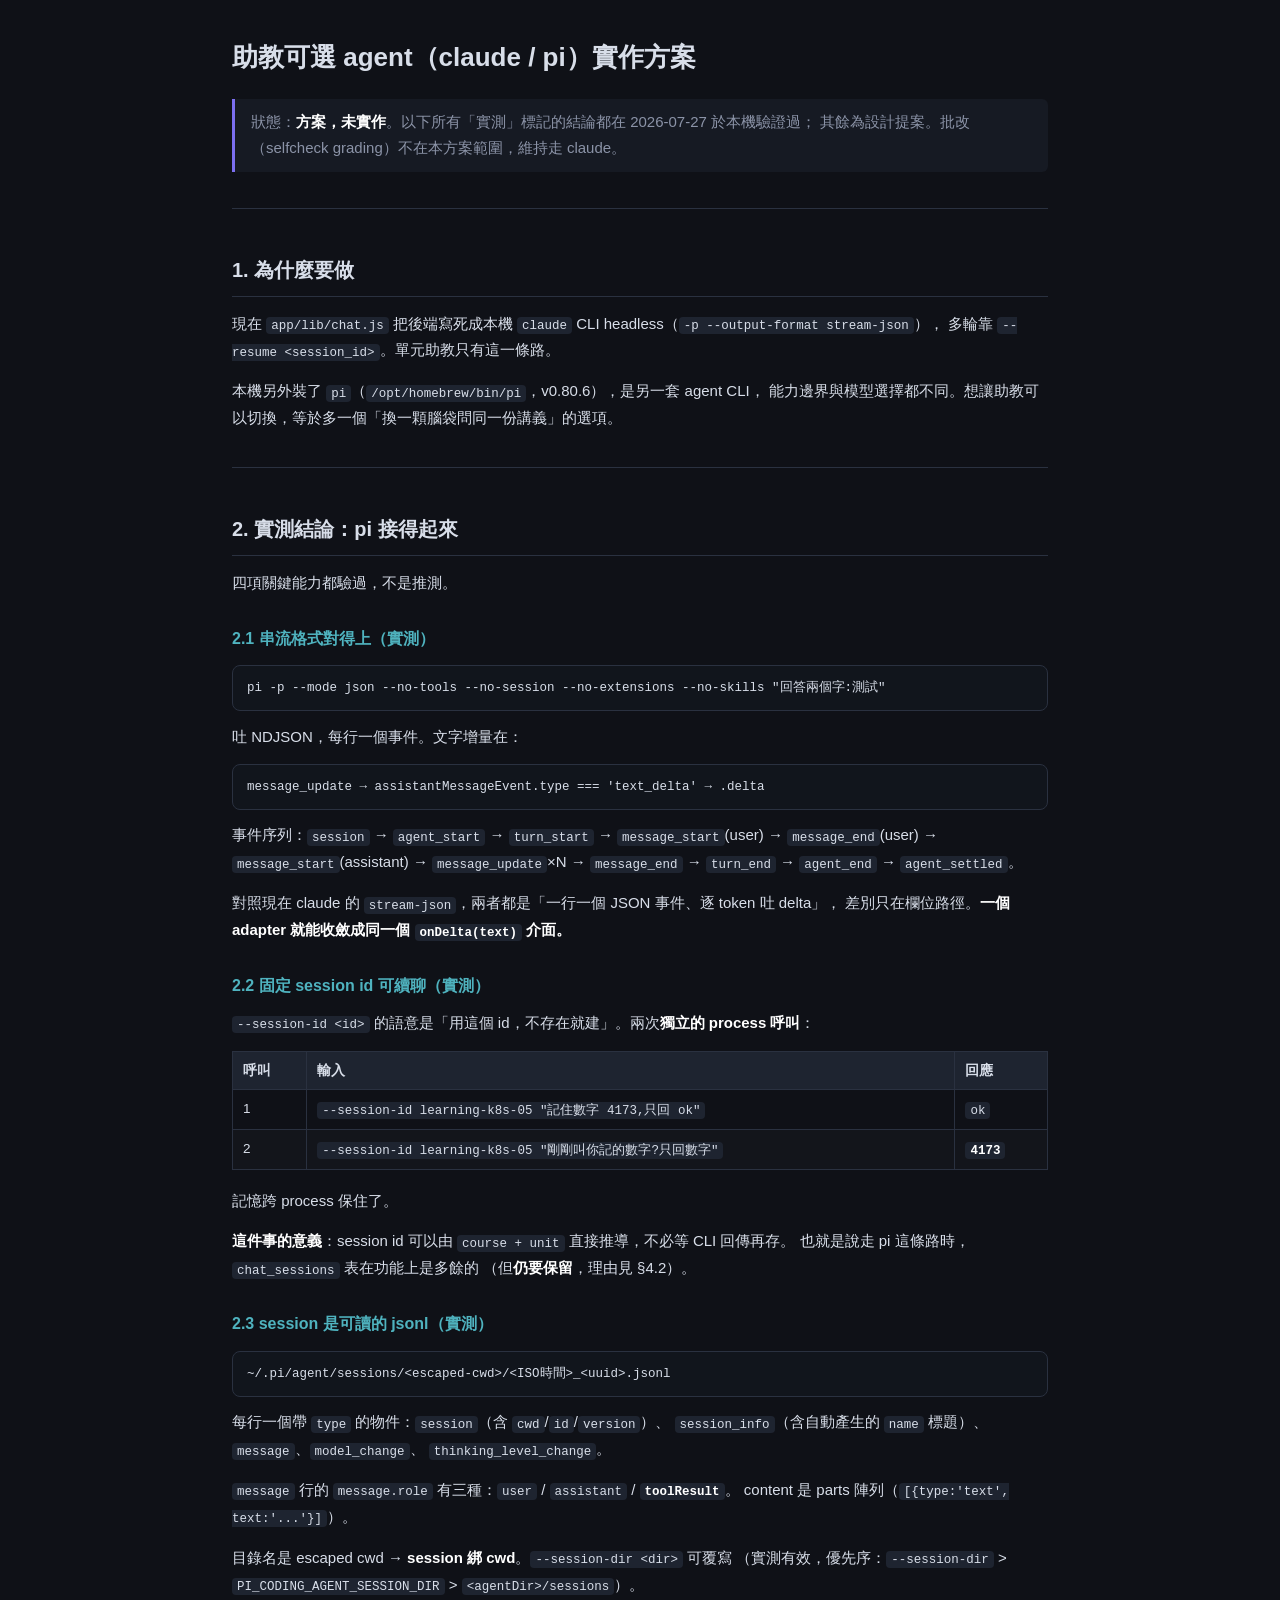
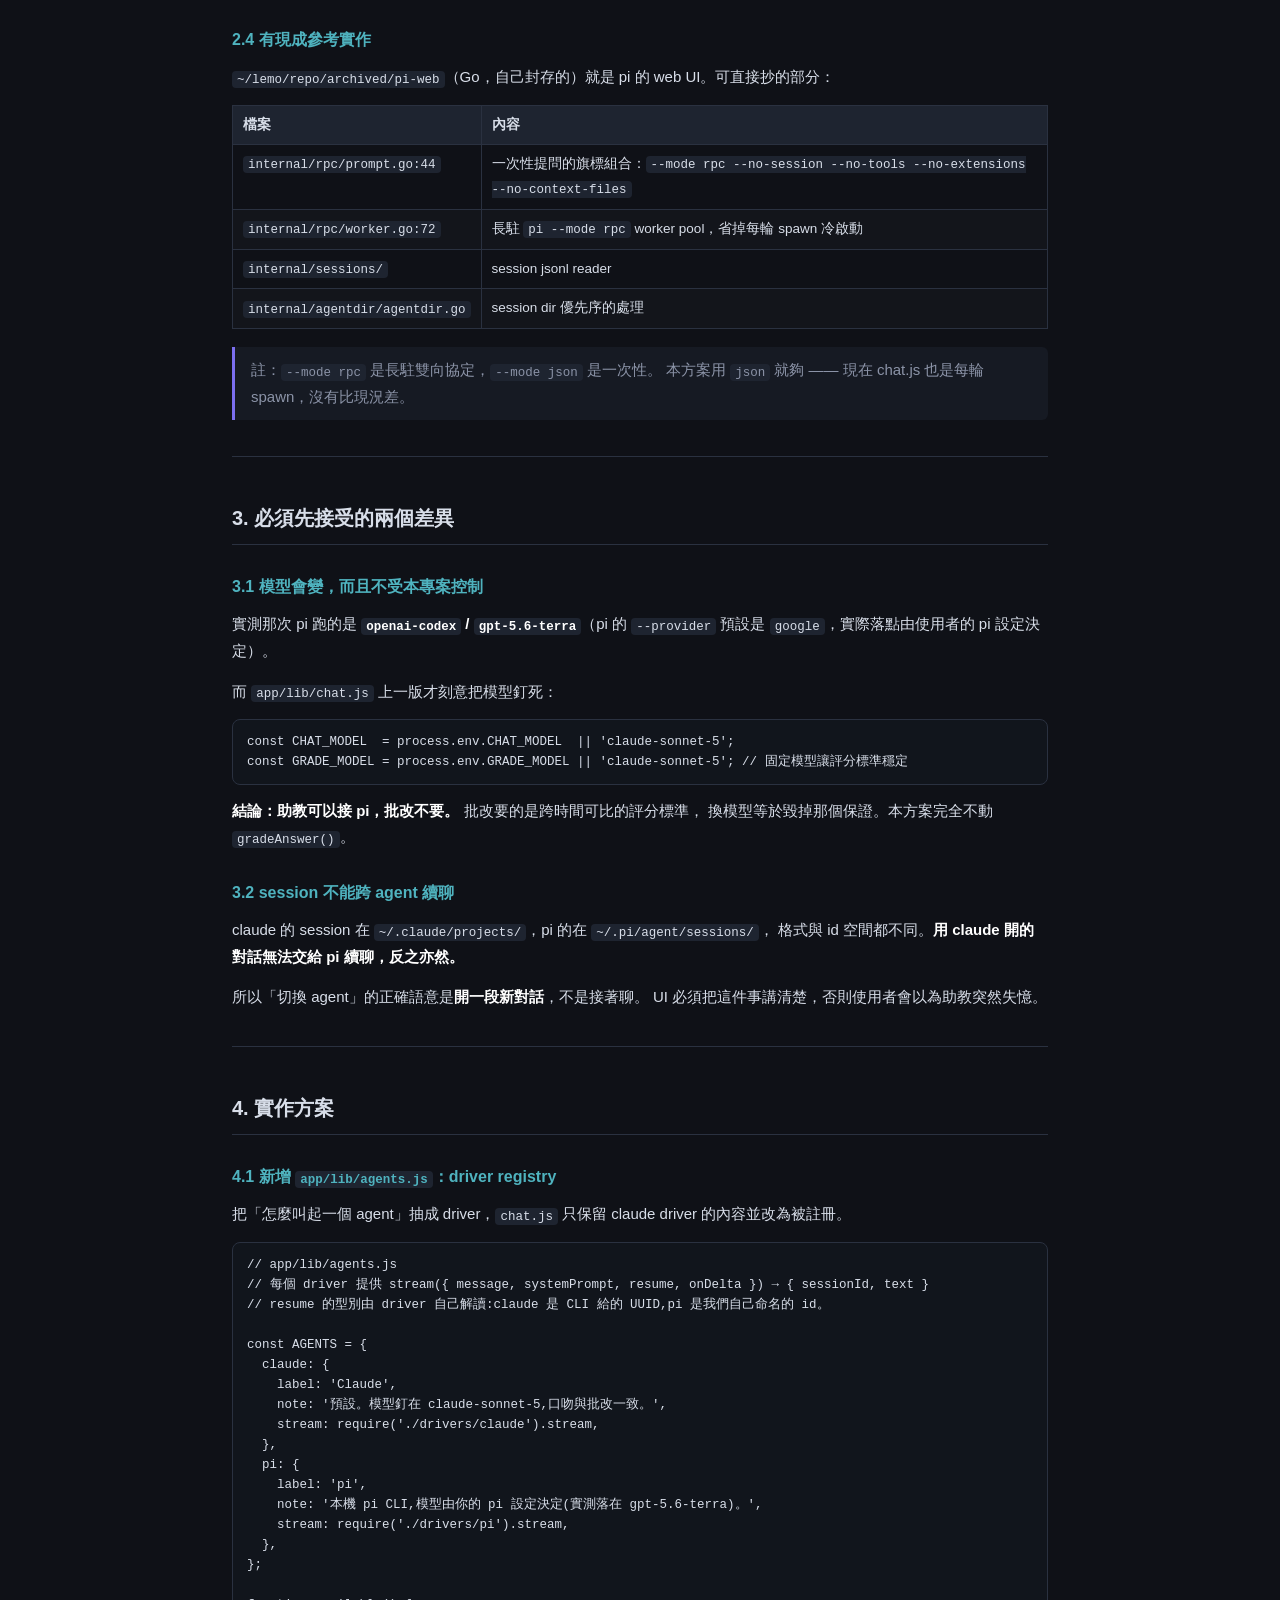
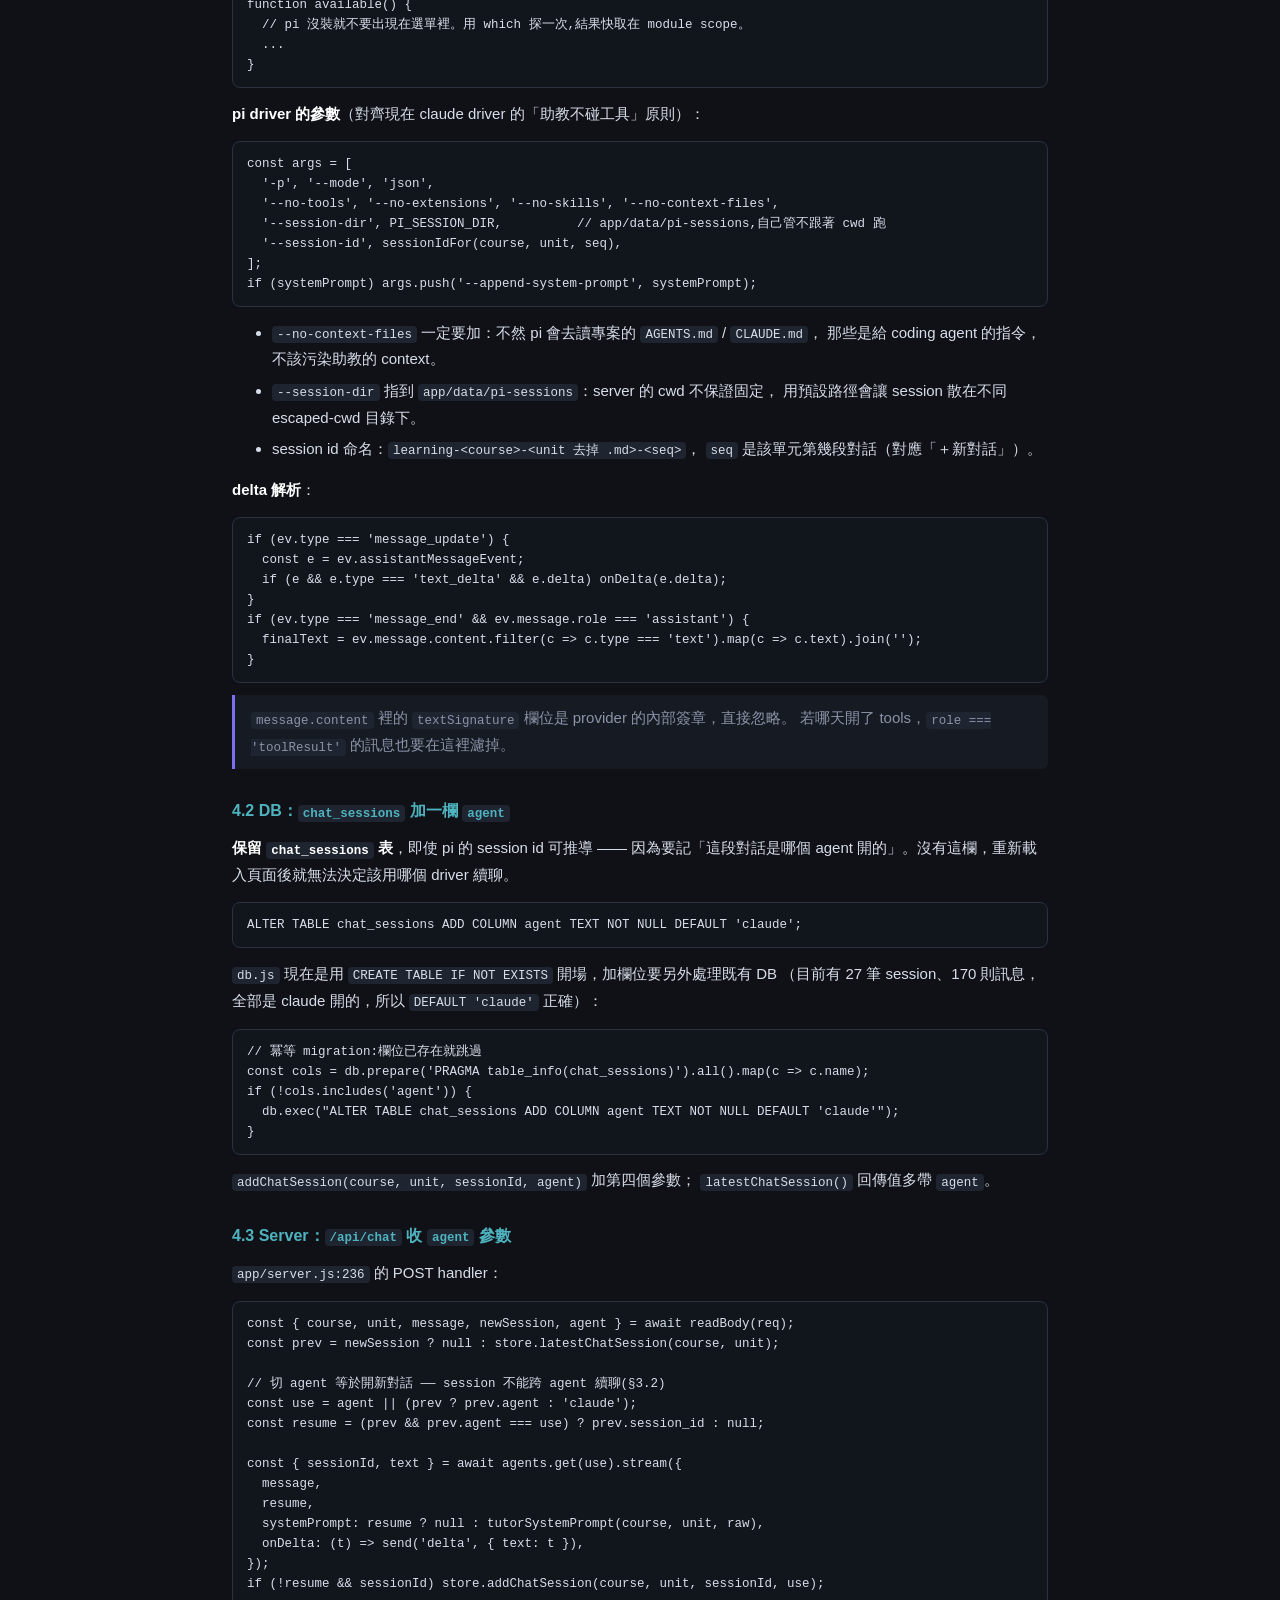
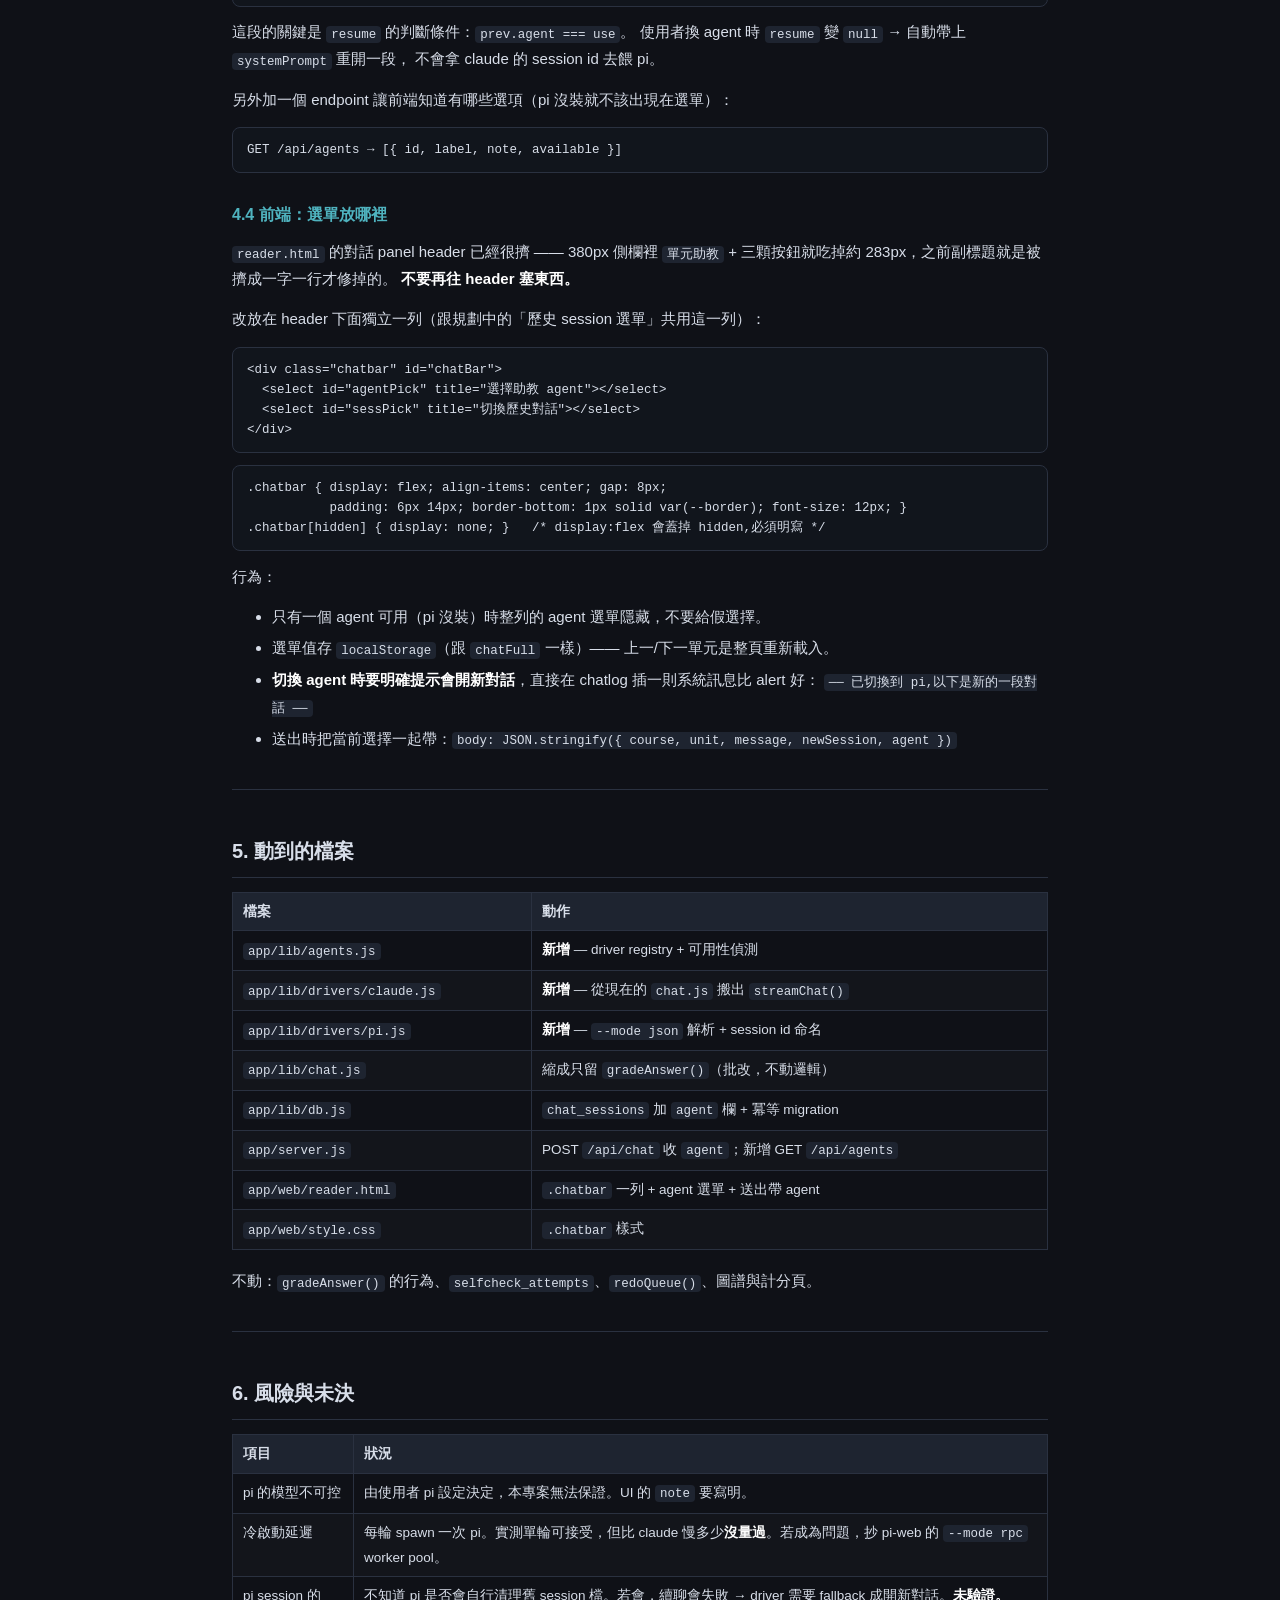
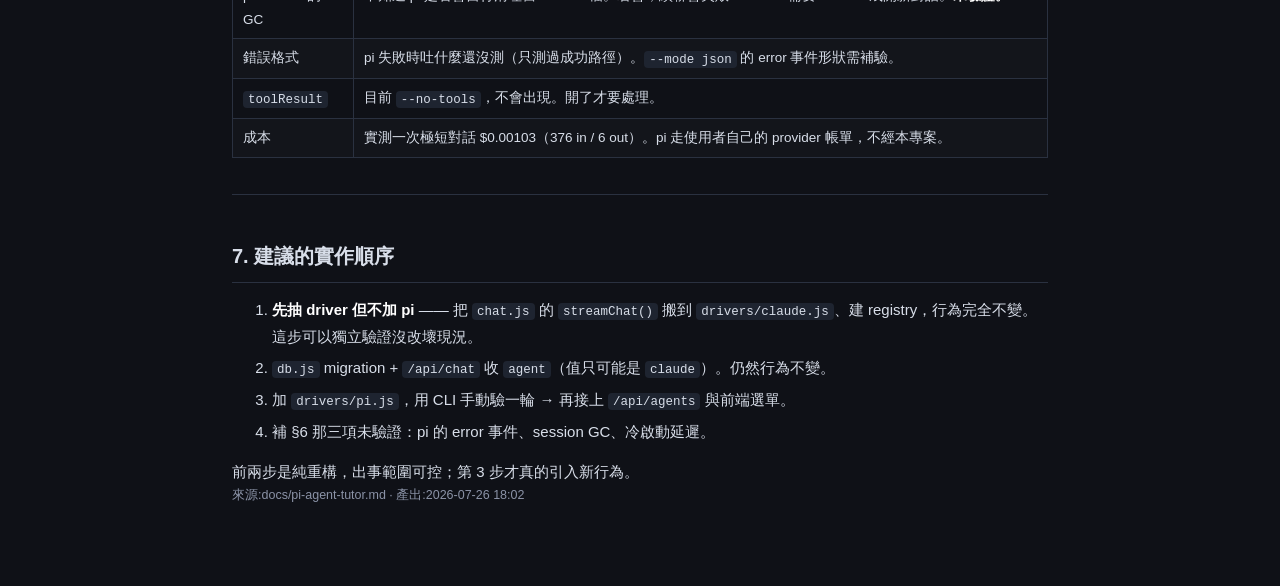
<file: docs/pi-agent-tutor.html>
<!doctype html>
<html lang="zh-Hant">
<head>
<meta charset="utf-8">
<meta name="viewport" content="width=device-width, initial-scale=1">
<meta name="color-scheme" content="dark">
<title>助教可選 agent（claude / pi）實作方案</title>
<style>
:root { --bg:#0f1117; --bg2:#161a23; --bg3:#1e2430; --fg:#d8dee9; --fg-dim:#8b93a7;
  --accent:#7c6ff0; --accent2:#4fb3bf; --ok:#4caf7d; --warn:#e0a458; --err:#e06c75;
  --border:#2a3140; }
* { box-sizing: border-box; }
body { margin:0; background:var(--bg); color:var(--fg);
  font:15px/1.75 -apple-system,"PingFang TC","Noto Sans TC",sans-serif; }
main { max-width: 860px; margin: 0 auto; padding: 40px 22px 100px; }
h1 { font-size:26px; line-height:1.35; margin:0 0 24px; }
h2 { font-size:20px; margin:44px 0 14px; padding-bottom:8px; border-bottom:1px solid var(--border); }
h3 { font-size:16px; margin:28px 0 10px; color:var(--accent2); }
p, ul, ol { margin: 0 0 14px; }
li { margin-bottom: 5px; }
a { color: var(--accent2); }
code { background:var(--bg3); padding:1.5px 5px; border-radius:4px; font-size:12.5px;
  font-family: ui-monospace, SFMono-Regular, Menlo, monospace; }
pre { background:#11151c; border:1px solid var(--border); border-radius:8px;
  padding:12px 14px; overflow-x:auto; font-size:12.5px; line-height:1.6; }
pre code { background:none; padding:0; font-size:inherit; }
blockquote { margin:0 0 16px; padding:10px 16px; border-left:3px solid var(--accent);
  background:var(--bg2); color:var(--fg-dim); border-radius:0 6px 6px 0; }
blockquote p:last-child { margin-bottom: 0; }
/* 寬表格自己捲,不要讓整頁橫向捲動 */
.tw { overflow-x:auto; margin:0 0 18px; }
table { border-collapse:collapse; width:100%; font-size:13.5px; }
th, td { border:1px solid var(--border); padding:7px 10px; text-align:left; vertical-align:top; }
th { background:var(--bg3); font-weight:650; white-space:nowrap; }
tr:nth-child(even) td { background:rgba(255,255,255,.015); }
hr { border:0; border-top:1px solid var(--border); margin:36px 0; }
strong { color:#fff; }
.meta { color:var(--fg-dim); font-size:12.5px; margin:-14px 0 30px; }
@media (max-width:600px) { main { padding:26px 14px 70px; } h1 { font-size:22px; } }
</style>
</head>
<body>
<main>
<h1>助教可選 agent（claude / pi）實作方案</h1>
<blockquote>
<p>狀態：<strong>方案，未實作</strong>。以下所有「實測」標記的結論都在 2026-07-27 於本機驗證過；
其餘為設計提案。批改（selfcheck grading）不在本方案範圍，維持走 claude。</p>
</blockquote>
<hr>
<h2>1. 為什麼要做</h2>
<p>現在 <code>app/lib/chat.js</code> 把後端寫死成本機 <code>claude</code> CLI headless（<code>-p --output-format stream-json</code>），
多輪靠 <code>--resume &lt;session_id&gt;</code>。單元助教只有這一條路。</p>
<p>本機另外裝了 <code>pi</code>（<code>/opt/homebrew/bin/pi</code>，v0.80.6），是另一套 agent CLI，
能力邊界與模型選擇都不同。想讓助教可以切換，等於多一個「換一顆腦袋問同一份講義」的選項。</p>
<hr>
<h2>2. 實測結論：pi 接得起來</h2>
<p>四項關鍵能力都驗過，不是推測。</p>
<h3>2.1 串流格式對得上（實測）</h3>
<pre><code class="language-bash">pi -p --mode json --no-tools --no-session --no-extensions --no-skills &quot;回答兩個字:測試&quot;
</code></pre>
<p>吐 NDJSON，每行一個事件。文字增量在：</p>
<pre><code>message_update → assistantMessageEvent.type === 'text_delta' → .delta
</code></pre>
<p>事件序列：<code>session</code> → <code>agent_start</code> → <code>turn_start</code> → <code>message_start</code>(user) →
<code>message_end</code>(user) → <code>message_start</code>(assistant) → <code>message_update</code>×N →
<code>message_end</code> → <code>turn_end</code> → <code>agent_end</code> → <code>agent_settled</code>。</p>
<p>對照現在 claude 的 <code>stream-json</code>，兩者都是「一行一個 JSON 事件、逐 token 吐 delta」，
差別只在欄位路徑。<strong>一個 adapter 就能收斂成同一個 <code>onDelta(text)</code> 介面。</strong></p>
<h3>2.2 固定 session id 可續聊（實測）</h3>
<p><code>--session-id &lt;id&gt;</code> 的語意是「用這個 id，不存在就建」。兩次<strong>獨立的 process 呼叫</strong>：</p>
<div class="tw"><table>
<thead>
<tr>
<th>呼叫</th>
<th>輸入</th>
<th>回應</th>
</tr>
</thead>
<tbody>
<tr>
<td>1</td>
<td><code>--session-id learning-k8s-05 &quot;記住數字 4173,只回 ok&quot;</code></td>
<td><code>ok</code></td>
</tr>
<tr>
<td>2</td>
<td><code>--session-id learning-k8s-05 &quot;剛剛叫你記的數字?只回數字&quot;</code></td>
<td><strong><code>4173</code></strong></td>
</tr>
</tbody>
</table></div>
<p>記憶跨 process 保住了。</p>
<p><strong>這件事的意義</strong>：session id 可以由 <code>course + unit</code> 直接推導，不必等 CLI 回傳再存。
也就是說走 pi 這條路時，<code>chat_sessions</code> 表在功能上是多餘的
（但<strong>仍要保留</strong>，理由見 §4.2）。</p>
<h3>2.3 session 是可讀的 jsonl（實測）</h3>
<pre><code>~/.pi/agent/sessions/&lt;escaped-cwd&gt;/&lt;ISO時間&gt;_&lt;uuid&gt;.jsonl
</code></pre>
<p>每行一個帶 <code>type</code> 的物件：<code>session</code>（含 <code>cwd</code>/<code>id</code>/<code>version</code>）、
<code>session_info</code>（含自動產生的 <code>name</code> 標題）、<code>message</code>、<code>model_change</code>、
<code>thinking_level_change</code>。</p>
<p><code>message</code> 行的 <code>message.role</code> 有三種：<code>user</code> / <code>assistant</code> / <strong><code>toolResult</code></strong>。
content 是 parts 陣列（<code>[{type:'text', text:'...'}]</code>）。</p>
<p>目錄名是 escaped cwd → <strong>session 綁 cwd</strong>。<code>--session-dir &lt;dir&gt;</code> 可覆寫
（實測有效，優先序：<code>--session-dir</code> &gt; <code>PI_CODING_AGENT_SESSION_DIR</code> &gt; <code>&lt;agentDir&gt;/sessions</code>）。</p>
<h3>2.4 有現成參考實作</h3>
<p><code>~/lemo/repo/archived/pi-web</code>（Go，自己封存的）就是 pi 的 web UI。可直接抄的部分：</p>
<div class="tw"><table>
<thead>
<tr>
<th>檔案</th>
<th>內容</th>
</tr>
</thead>
<tbody>
<tr>
<td><code>internal/rpc/prompt.go:44</code></td>
<td>一次性提問的旗標組合：<code>--mode rpc --no-session --no-tools --no-extensions --no-context-files</code></td>
</tr>
<tr>
<td><code>internal/rpc/worker.go:72</code></td>
<td>長駐 <code>pi --mode rpc</code> worker pool，省掉每輪 spawn 冷啟動</td>
</tr>
<tr>
<td><code>internal/sessions/</code></td>
<td>session jsonl reader</td>
</tr>
<tr>
<td><code>internal/agentdir/agentdir.go</code></td>
<td>session dir 優先序的處理</td>
</tr>
</tbody>
</table></div>
<blockquote>
<p>註：<code>--mode rpc</code> 是長駐雙向協定，<code>--mode json</code> 是一次性。
本方案用 <code>json</code> 就夠 —— 現在 chat.js 也是每輪 spawn，沒有比現況差。</p>
</blockquote>
<hr>
<h2>3. 必須先接受的兩個差異</h2>
<h3>3.1 模型會變，而且不受本專案控制</h3>
<p>實測那次 pi 跑的是 <strong><code>openai-codex</code> / <code>gpt-5.6-terra</code></strong>（pi 的 <code>--provider</code> 預設是
<code>google</code>，實際落點由使用者的 pi 設定決定）。</p>
<p>而 <code>app/lib/chat.js</code> 上一版才刻意把模型釘死：</p>
<pre><code class="language-js">const CHAT_MODEL  = process.env.CHAT_MODEL  || 'claude-sonnet-5';
const GRADE_MODEL = process.env.GRADE_MODEL || 'claude-sonnet-5'; // 固定模型讓評分標準穩定
</code></pre>
<p><strong>結論：助教可以接 pi，批改不要。</strong> 批改要的是跨時間可比的評分標準，
換模型等於毀掉那個保證。本方案完全不動 <code>gradeAnswer()</code>。</p>
<h3>3.2 session 不能跨 agent 續聊</h3>
<p>claude 的 session 在 <code>~/.claude/projects/</code>，pi 的在 <code>~/.pi/agent/sessions/</code>，
格式與 id 空間都不同。<strong>用 claude 開的對話無法交給 pi 續聊，反之亦然。</strong></p>
<p>所以「切換 agent」的正確語意是<strong>開一段新對話</strong>，不是接著聊。
UI 必須把這件事講清楚，否則使用者會以為助教突然失憶。</p>
<hr>
<h2>4. 實作方案</h2>
<h3>4.1 新增 <code>app/lib/agents.js</code>：driver registry</h3>
<p>把「怎麼叫起一個 agent」抽成 driver，<code>chat.js</code> 只保留 claude driver 的內容並改為被註冊。</p>
<pre><code class="language-js">// app/lib/agents.js
// 每個 driver 提供 stream({ message, systemPrompt, resume, onDelta }) → { sessionId, text }
// resume 的型別由 driver 自己解讀:claude 是 CLI 給的 UUID,pi 是我們自己命名的 id。

const AGENTS = {
  claude: {
    label: 'Claude',
    note: '預設。模型釘在 claude-sonnet-5,口吻與批改一致。',
    stream: require('./drivers/claude').stream,
  },
  pi: {
    label: 'pi',
    note: '本機 pi CLI,模型由你的 pi 設定決定(實測落在 gpt-5.6-terra)。',
    stream: require('./drivers/pi').stream,
  },
};

function available() {
  // pi 沒裝就不要出現在選單裡。用 which 探一次,結果快取在 module scope。
  ...
}
</code></pre>
<p><strong>pi driver 的參數</strong>（對齊現在 claude driver 的「助教不碰工具」原則）：</p>
<pre><code class="language-js">const args = [
  '-p', '--mode', 'json',
  '--no-tools', '--no-extensions', '--no-skills', '--no-context-files',
  '--session-dir', PI_SESSION_DIR,          // app/data/pi-sessions,自己管不跟著 cwd 跑
  '--session-id', sessionIdFor(course, unit, seq),
];
if (systemPrompt) args.push('--append-system-prompt', systemPrompt);
</code></pre>
<ul>
<li><code>--no-context-files</code> 一定要加：不然 pi 會去讀專案的 <code>AGENTS.md</code> / <code>CLAUDE.md</code>，
那些是給 coding agent 的指令，不該污染助教的 context。</li>
<li><code>--session-dir</code> 指到 <code>app/data/pi-sessions</code>：server 的 cwd 不保證固定，
用預設路徑會讓 session 散在不同 escaped-cwd 目錄下。</li>
<li>session id 命名：<code>learning-&lt;course&gt;-&lt;unit 去掉 .md&gt;-&lt;seq&gt;</code>，
<code>seq</code> 是該單元第幾段對話（對應「＋新對話」）。</li>
</ul>
<p><strong>delta 解析</strong>：</p>
<pre><code class="language-js">if (ev.type === 'message_update') {
  const e = ev.assistantMessageEvent;
  if (e &amp;&amp; e.type === 'text_delta' &amp;&amp; e.delta) onDelta(e.delta);
}
if (ev.type === 'message_end' &amp;&amp; ev.message.role === 'assistant') {
  finalText = ev.message.content.filter(c =&gt; c.type === 'text').map(c =&gt; c.text).join('');
}
</code></pre>
<blockquote>
<p><code>message.content</code> 裡的 <code>textSignature</code> 欄位是 provider 的內部簽章，直接忽略。
若哪天開了 tools，<code>role === 'toolResult'</code> 的訊息也要在這裡濾掉。</p>
</blockquote>
<h3>4.2 DB：<code>chat_sessions</code> 加一欄 <code>agent</code></h3>
<p><strong>保留 <code>chat_sessions</code> 表</strong>，即使 pi 的 session id 可推導 —— 因為要記「這段對話是哪個
agent 開的」。沒有這欄，重新載入頁面後就無法決定該用哪個 driver 續聊。</p>
<pre><code class="language-sql">ALTER TABLE chat_sessions ADD COLUMN agent TEXT NOT NULL DEFAULT 'claude';
</code></pre>
<p><code>db.js</code> 現在是用 <code>CREATE TABLE IF NOT EXISTS</code> 開場，加欄位要另外處理既有 DB
（目前有 27 筆 session、170 則訊息，全部是 claude 開的，所以 <code>DEFAULT 'claude'</code> 正確）：</p>
<pre><code class="language-js">// 冪等 migration:欄位已存在就跳過
const cols = db.prepare('PRAGMA table_info(chat_sessions)').all().map(c =&gt; c.name);
if (!cols.includes('agent')) {
  db.exec(&quot;ALTER TABLE chat_sessions ADD COLUMN agent TEXT NOT NULL DEFAULT 'claude'&quot;);
}
</code></pre>
<p><code>addChatSession(course, unit, sessionId, agent)</code> 加第四個參數；
<code>latestChatSession()</code> 回傳值多帶 <code>agent</code>。</p>
<h3>4.3 Server：<code>/api/chat</code> 收 <code>agent</code> 參數</h3>
<p><code>app/server.js:236</code> 的 POST handler：</p>
<pre><code class="language-js">const { course, unit, message, newSession, agent } = await readBody(req);
const prev = newSession ? null : store.latestChatSession(course, unit);

// 切 agent 等於開新對話 —— session 不能跨 agent 續聊(§3.2)
const use = agent || (prev ? prev.agent : 'claude');
const resume = (prev &amp;&amp; prev.agent === use) ? prev.session_id : null;

const { sessionId, text } = await agents.get(use).stream({
  message,
  resume,
  systemPrompt: resume ? null : tutorSystemPrompt(course, unit, raw),
  onDelta: (t) =&gt; send('delta', { text: t }),
});
if (!resume &amp;&amp; sessionId) store.addChatSession(course, unit, sessionId, use);
</code></pre>
<p>這段的關鍵是 <code>resume</code> 的判斷條件：<code>prev.agent === use</code>。
使用者換 agent 時 <code>resume</code> 變 <code>null</code> → 自動帶上 <code>systemPrompt</code> 重開一段，
不會拿 claude 的 session id 去餵 pi。</p>
<p>另外加一個 endpoint 讓前端知道有哪些選項（pi 沒裝就不該出現在選單）：</p>
<pre><code>GET /api/agents → [{ id, label, note, available }]
</code></pre>
<h3>4.4 前端：選單放哪裡</h3>
<p><code>reader.html</code> 的對話 panel header 已經很擠 —— 380px 側欄裡
<code>單元助教</code> + 三顆按鈕就吃掉約 283px，之前副標題就是被擠成一字一行才修掉的。
<strong>不要再往 header 塞東西。</strong></p>
<p>改放在 header 下面獨立一列（跟規劃中的「歷史 session 選單」共用這一列）：</p>
<pre><code class="language-html">&lt;div class=&quot;chatbar&quot; id=&quot;chatBar&quot;&gt;
  &lt;select id=&quot;agentPick&quot; title=&quot;選擇助教 agent&quot;&gt;&lt;/select&gt;
  &lt;select id=&quot;sessPick&quot; title=&quot;切換歷史對話&quot;&gt;&lt;/select&gt;
&lt;/div&gt;
</code></pre>
<pre><code class="language-css">.chatbar { display: flex; align-items: center; gap: 8px;
           padding: 6px 14px; border-bottom: 1px solid var(--border); font-size: 12px; }
.chatbar[hidden] { display: none; }   /* display:flex 會蓋掉 hidden,必須明寫 */
</code></pre>
<p>行為：</p>
<ul>
<li>只有一個 agent 可用（pi 沒裝）時整列的 agent 選單隱藏，不要給假選擇。</li>
<li>選單值存 <code>localStorage</code>（跟 <code>chatFull</code> 一樣）—— 上一/下一單元是整頁重新載入。</li>
<li><strong>切換 agent 時要明確提示會開新對話</strong>，直接在 chatlog 插一則系統訊息比 alert 好：
<code>── 已切換到 pi,以下是新的一段對話 ──</code></li>
<li>送出時把當前選擇一起帶：<code>body: JSON.stringify({ course, unit, message, newSession, agent })</code></li>
</ul>
<hr>
<h2>5. 動到的檔案</h2>
<div class="tw"><table>
<thead>
<tr>
<th>檔案</th>
<th>動作</th>
</tr>
</thead>
<tbody>
<tr>
<td><code>app/lib/agents.js</code></td>
<td><strong>新增</strong> — driver registry + 可用性偵測</td>
</tr>
<tr>
<td><code>app/lib/drivers/claude.js</code></td>
<td><strong>新增</strong> — 從現在的 <code>chat.js</code> 搬出 <code>streamChat()</code></td>
</tr>
<tr>
<td><code>app/lib/drivers/pi.js</code></td>
<td><strong>新增</strong> — <code>--mode json</code> 解析 + session id 命名</td>
</tr>
<tr>
<td><code>app/lib/chat.js</code></td>
<td>縮成只留 <code>gradeAnswer()</code>（批改，不動邏輯）</td>
</tr>
<tr>
<td><code>app/lib/db.js</code></td>
<td><code>chat_sessions</code> 加 <code>agent</code> 欄 + 冪等 migration</td>
</tr>
<tr>
<td><code>app/server.js</code></td>
<td>POST <code>/api/chat</code> 收 <code>agent</code>；新增 GET <code>/api/agents</code></td>
</tr>
<tr>
<td><code>app/web/reader.html</code></td>
<td><code>.chatbar</code> 一列 + agent 選單 + 送出帶 agent</td>
</tr>
<tr>
<td><code>app/web/style.css</code></td>
<td><code>.chatbar</code> 樣式</td>
</tr>
</tbody>
</table></div>
<p>不動：<code>gradeAnswer()</code> 的行為、<code>selfcheck_attempts</code>、<code>redoQueue()</code>、圖譜與計分頁。</p>
<hr>
<h2>6. 風險與未決</h2>
<div class="tw"><table>
<thead>
<tr>
<th>項目</th>
<th>狀況</th>
</tr>
</thead>
<tbody>
<tr>
<td>pi 的模型不可控</td>
<td>由使用者 pi 設定決定，本專案無法保證。UI 的 <code>note</code> 要寫明。</td>
</tr>
<tr>
<td>冷啟動延遲</td>
<td>每輪 spawn 一次 pi。實測單輪可接受，但比 claude 慢多少<strong>沒量過</strong>。若成為問題，抄 pi-web 的 <code>--mode rpc</code> worker pool。</td>
</tr>
<tr>
<td>pi session 的 GC</td>
<td>不知道 pi 是否會自行清理舊 session 檔。若會，續聊會失敗 → driver 需要 fallback 成開新對話。<strong>未驗證。</strong></td>
</tr>
<tr>
<td>錯誤格式</td>
<td>pi 失敗時吐什麼還沒測（只測過成功路徑）。<code>--mode json</code> 的 error 事件形狀需補驗。</td>
</tr>
<tr>
<td><code>toolResult</code></td>
<td>目前 <code>--no-tools</code>，不會出現。開了才要處理。</td>
</tr>
<tr>
<td>成本</td>
<td>實測一次極短對話 $0.00103（376 in / 6 out）。pi 走使用者自己的 provider 帳單，不經本專案。</td>
</tr>
</tbody>
</table></div>
<hr>
<h2>7. 建議的實作順序</h2>
<ol>
<li><strong>先抽 driver 但不加 pi</strong> —— 把 <code>chat.js</code> 的 <code>streamChat()</code> 搬到
<code>drivers/claude.js</code>、建 registry，行為完全不變。這步可以獨立驗證沒改壞現況。</li>
<li><code>db.js</code> migration + <code>/api/chat</code> 收 <code>agent</code>（值只可能是 <code>claude</code>）。仍然行為不變。</li>
<li>加 <code>drivers/pi.js</code>，用 CLI 手動驗一輪 → 再接上 <code>/api/agents</code> 與前端選單。</li>
<li>補 §6 那三項未驗證：pi 的 error 事件、session GC、冷啟動延遲。</li>
</ol>
<p>前兩步是純重構，出事範圍可控；第 3 步才真的引入新行為。</p>
<p class="meta">來源:docs/pi-agent-tutor.md · 產出:2026-07-26 18:02</p>
</main>
</body>
</html>
</file>
